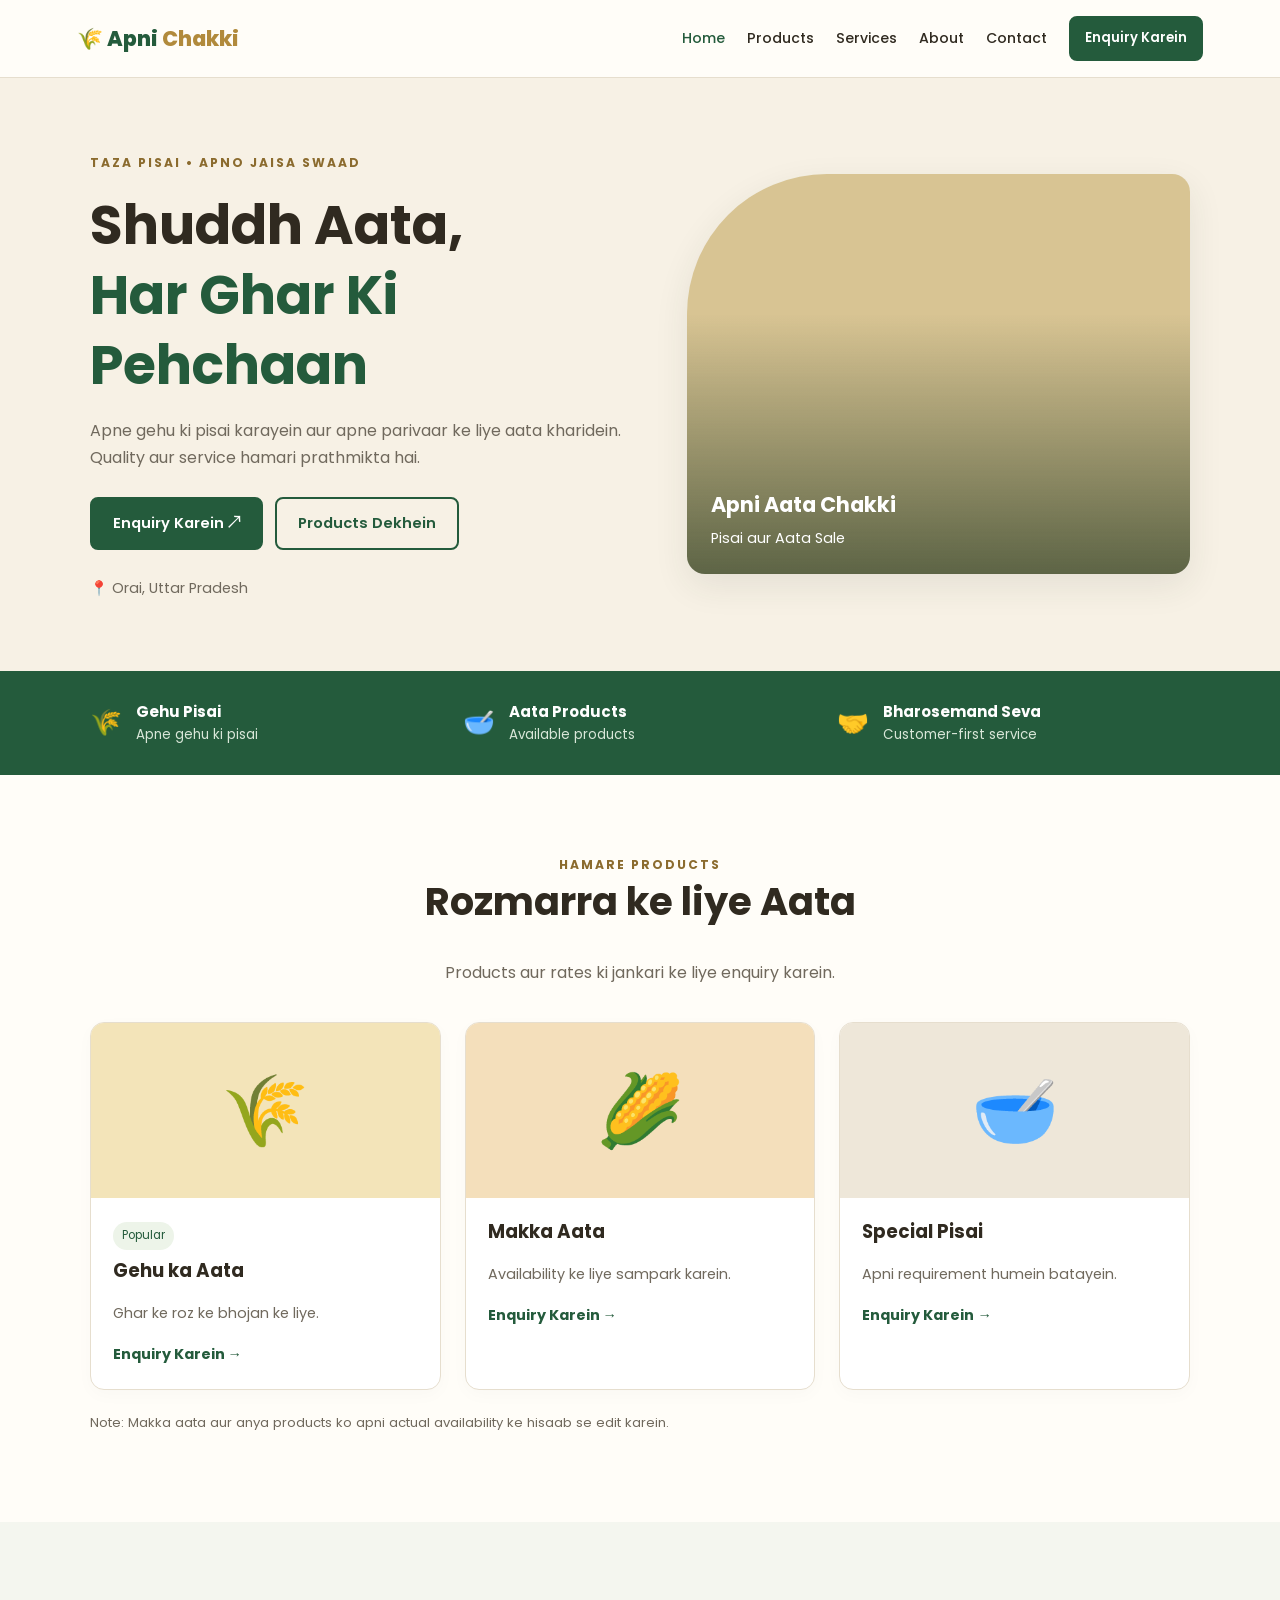
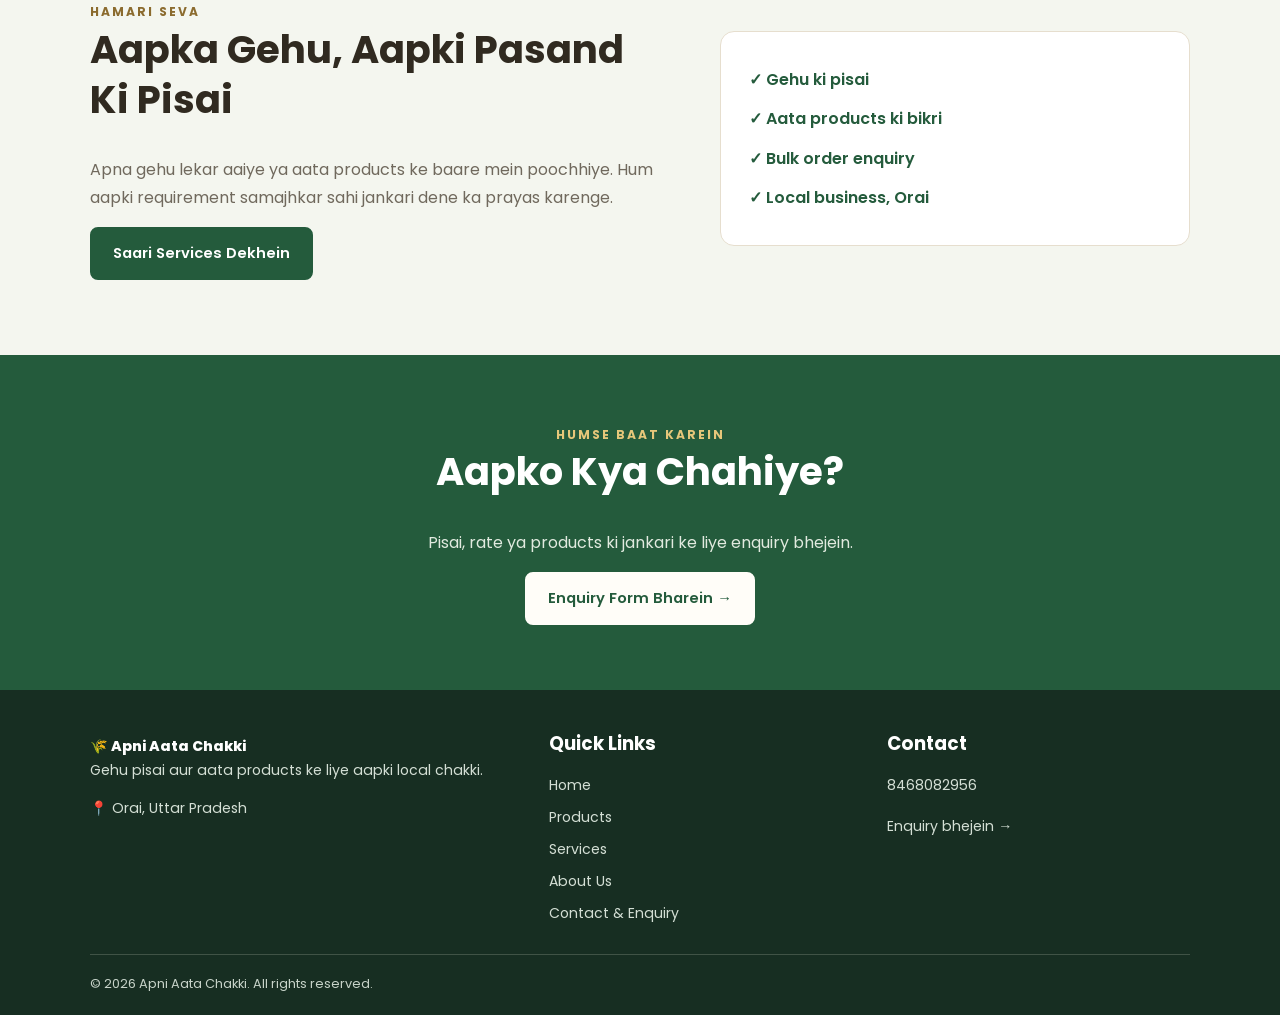
<file: index.html>
<!DOCTYPE html>
<html lang="hi">
<head>
  <meta charset="UTF-8">
  <meta name="viewport" content="width=device-width, initial-scale=1.0">
  <meta name="description" content="Orai, Uttar Pradesh mein aata pisai aur aata products ke liye sampark karein.">
  <title>Apni Aata Chakki | Orai, UP</title>
  <link rel="stylesheet" href="css/style.css">
  <script src="js/script.js" defer></script>
</head>
<body>
  <header class="navbar">
    <a class="brand" href="index.html">🌾 Apni <span>Chakki</span></a>
    <button class="menu-toggle" aria-label="Menu kholen"
      aria-expanded="false">☰</button>
    <nav class="nav-links">
      <a class="active" href="index.html">Home</a>
      <a href="products.html">Products</a>
      <a href="services.html">Services</a>
      <a href="about.html">About</a>
      <a href="contact.html">Contact</a>
      <a class="btn btn-small" href="contact.html">Enquiry Karein</a>
    </nav>
  </header>

  <main>
    <section class="hero">
      <div class="hero-content">
        <span class="eyebrow">TAZA PISAI • APNO JAISA SWAAD</span>
        <h1>Shuddh Aata,<br><span>Har Ghar Ki Pehchaan</span></h1>
        <p>Apne gehu ki pisai karayein aur apne parivaar ke liye aata kharidein. Quality aur service hamari prathmikta hai.</p>
        <div class="hero-actions">
          <a class="btn" href="contact.html">Enquiry Karein ↗</a>
          <a class="btn btn-outline" href="products.html">Products Dekhein</a>
        </div>
        <div class="hero-note">📍 Orai, Uttar Pradesh</div>
      </div>
      <div class="hero-image" role="img"
        aria-label="Gehu aur taaza aate ki tasveer">
        <div class="image-label">
          <strong>Apni Aata Chakki</strong>
          <span>Pisai aur Aata Sale</span>
        </div>
      </div>
    </section>

    <section class="trust-strip">
      <div><span>🌾</span><strong>Gehu Pisai</strong><small>Apne gehu ki pisai</small></div>
      <div><span>🥣</span><strong>Aata Products</strong><small>Available products</small></div>
      <div><span>🤝</span><strong>Bharosemand Seva</strong><small>Customer-first service</small></div>
    </section>

    <section class="section">
      <div class="section-heading">
        <span class="eyebrow">HAMARE PRODUCTS</span>
        <h2>Rozmarra ke liye Aata</h2>
        <p>Products aur rates ki jankari ke liye enquiry karein.</p>
      </div>
      <div class="card-grid">
        <article class="product-card">
          <div class="product-art wheat-art">🌾</div>
          <div class="card-body">
            <span class="tag">Popular</span>
            <h3>Gehu ka Aata</h3>
            <p>Ghar ke roz ke bhojan ke liye.</p>
            <a class="text-link" href="contact.html?product=Gehu%20ka%20Aata">Enquiry Karein →</a>
          </div>
        </article>
        <article class="product-card">
          <div class="product-art grain-art">🌽</div>
          <div class="card-body">
            <h3>Makka Aata</h3>
            <p>Availability ke liye sampark karein.</p>
            <a class="text-link" href="contact.html?product=Makka%20Aata">Enquiry Karein →</a>
          </div>
        </article>
        <article class="product-card">
          <div class="product-art flour-art">🥣</div>
          <div class="card-body">
            <h3>Special Pisai</h3>
            <p>Apni requirement humein batayein.</p>
            <a class="text-link" href="contact.html?product=Special%20Pisai">Enquiry Karein →</a>
          </div>
        </article>
      </div>
      <p class="notice">Note: Makka aata aur anya products ko apni actual availability ke hisaab se edit karein.</p>
    </section>

    <section class="section about-preview">
      <div>
        <span class="eyebrow">HAMARI SEVA</span>
        <h2>Aapka Gehu, Aapki Pasand Ki Pisai</h2>
        <p>Apna gehu lekar aaiye ya aata products ke baare mein poochhiye. Hum aapki requirement samajhkar sahi jankari dene ka prayas karenge.</p>
        <a class="btn" href="services.html">Saari Services Dekhein</a>
      </div>
      <div class="feature-list">
        <p>✓ Gehu ki pisai</p>
        <p>✓ Aata products ki bikri</p>
        <p>✓ Bulk order enquiry</p>
        <p>✓ Local business, Orai</p>
      </div>
    </section>

    <section class="cta-section">
      <span class="eyebrow">HUMSE BAAT KAREIN</span>
      <h2>Aapko Kya Chahiye?</h2>
      <p>Pisai, rate ya products ki jankari ke liye enquiry bhejein.</p>
      <a class="btn btn-light" href="contact.html">Enquiry Form Bharein →</a>
    </section>
  </main>

  <footer id="site-footer"></footer>
</body>
</html>
</file>
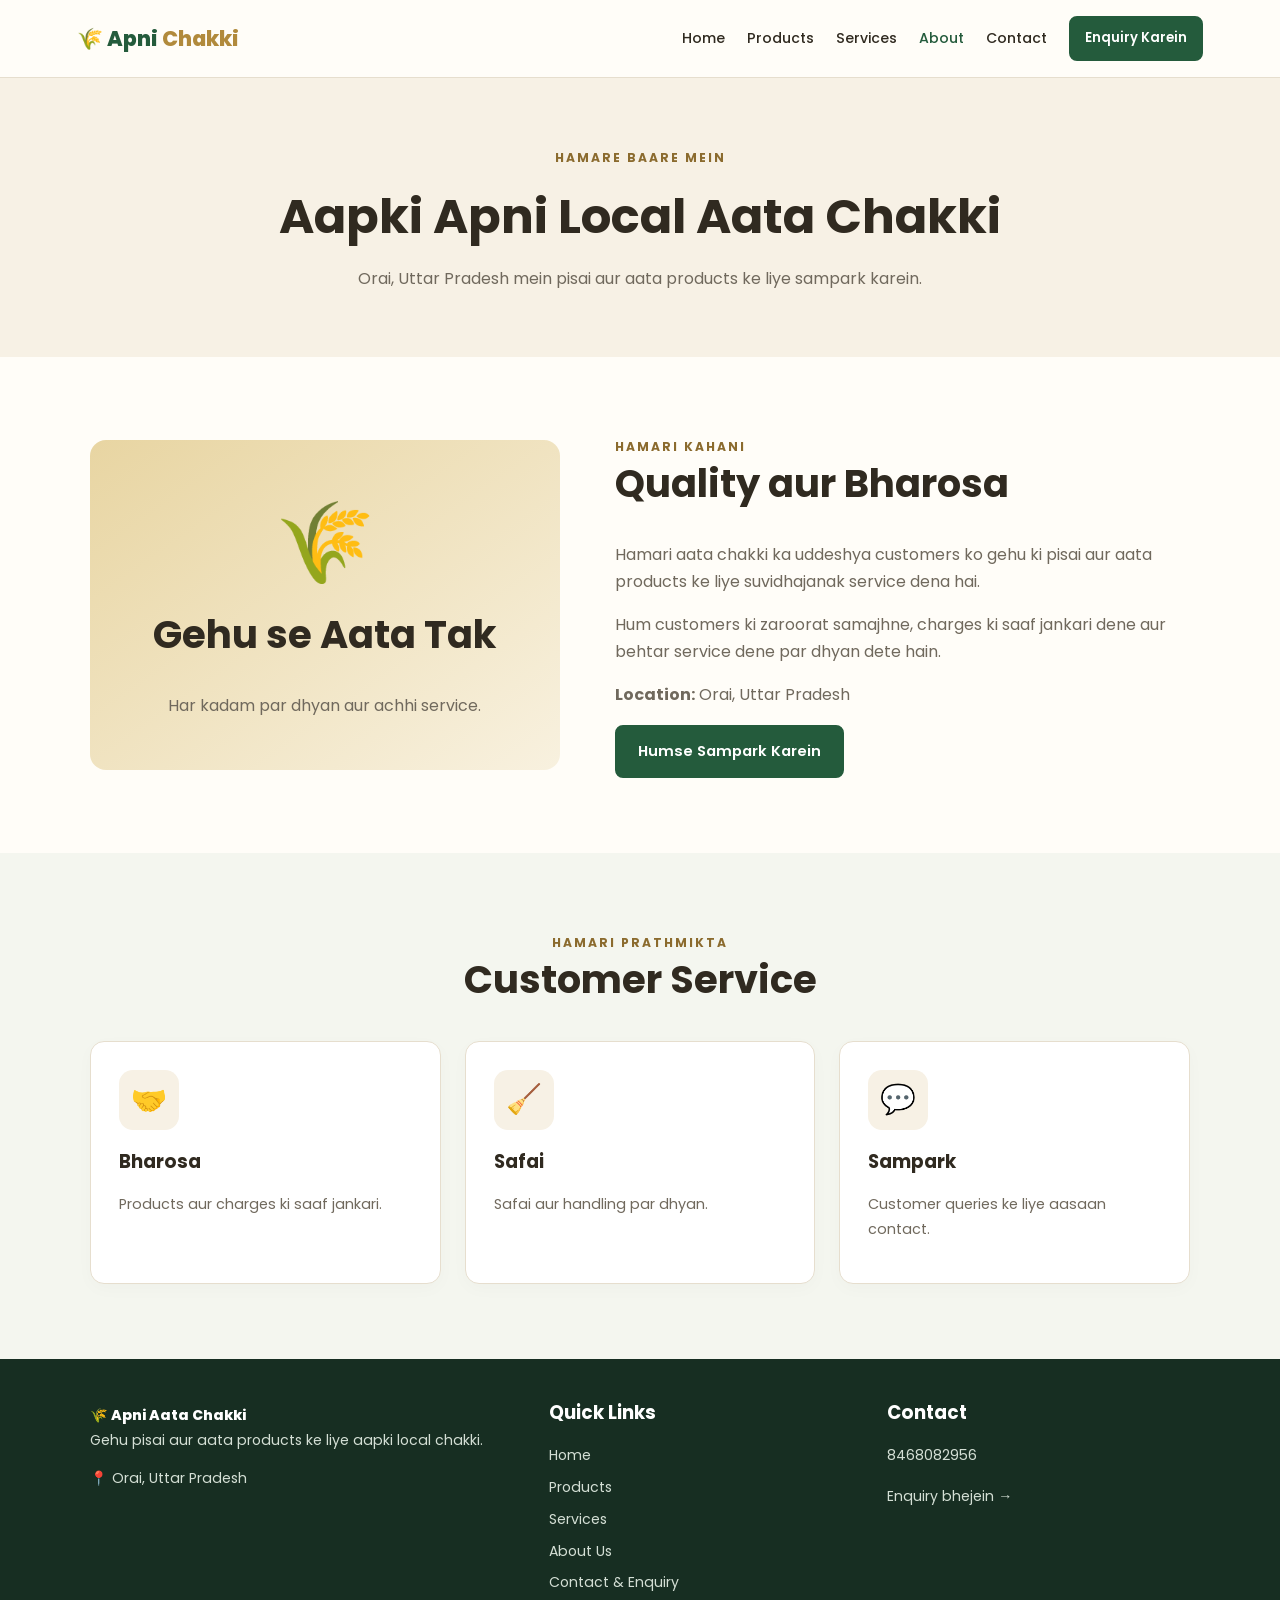
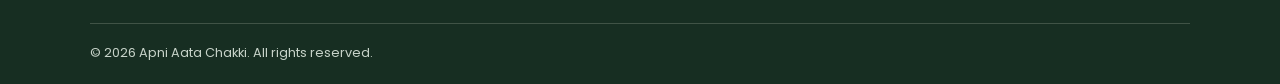
<file: about.html>
<!DOCTYPE html>
<html lang="hi">
<head>
  <meta charset="UTF-8">
  <meta name="viewport" content="width=device-width, initial-scale=1.0">
  <title>About Us | Apni Aata Chakki</title>
  <link rel="stylesheet" href="css/style.css">
  <script src="js/script.js" defer></script>
</head>
<body>
  <header class="navbar">
    <a class="brand" href="index.html">🌾 Apni <span>Chakki</span></a>
    <button class="menu-toggle" aria-label="Menu kholen" aria-expanded="false">☰</button>
    <nav class="nav-links">
      <a href="index.html">Home</a><a href="products.html">Products</a>
      <a href="services.html">Services</a><a class="active" href="about.html">About</a>
      <a href="contact.html">Contact</a><a class="btn btn-small" href="contact.html">Enquiry Karein</a>
    </nav>
  </header>

  <main>
    <section class="page-hero">
      <span class="eyebrow">HAMARE BAARE MEIN</span>
      <h1>Aapki Apni Local Aata Chakki</h1>
      <p>Orai, Uttar Pradesh mein pisai aur aata products ke liye sampark karein.</p>
    </section>

    <section class="section about-layout">
      <div class="about-visual">
        <span>🌾</span>
        <h2>Gehu se Aata Tak</h2>
        <p>Har kadam par dhyan aur achhi service.</p>
      </div>
      <div>
        <span class="eyebrow">HAMARI KAHANI</span>
        <h2>Quality aur Bharosa</h2>
        <p>Hamari aata chakki ka uddeshya customers ko gehu ki pisai aur aata products ke liye suvidhajanak service dena hai.</p>
        <p>Hum customers ki zaroorat samajhne, charges ki saaf jankari dene aur behtar service dene par dhyan dete hain.</p>
        <p><strong>Location:</strong> Orai, Uttar Pradesh</p>
        <a class="btn" href="contact.html">Humse Sampark Karein</a>
      </div>
    </section>

    <section class="section values-section">
      <div class="section-heading">
        <span class="eyebrow">HAMARI PRATHMIKTA</span>
        <h2>Customer Service</h2>
      </div>
      <div class="card-grid">
        <article class="service-card">
          <div class="service-icon">🤝</div>
          <h3>Bharosa</h3>
          <p>Products aur charges ki saaf jankari.</p>
        </article>
        <article class="service-card">
          <div class="service-icon">🧹</div>
          <h3>Safai</h3>
          <p>Safai aur handling par dhyan.</p>
        </article>
        <article class="service-card">
          <div class="service-icon">💬</div>
          <h3>Sampark</h3>
          <p>Customer queries ke liye aasaan contact.</p>
        </article>
      </div>
    </section>
  </main>

  <footer id="site-footer"></footer>
</body>
</html>
</file>
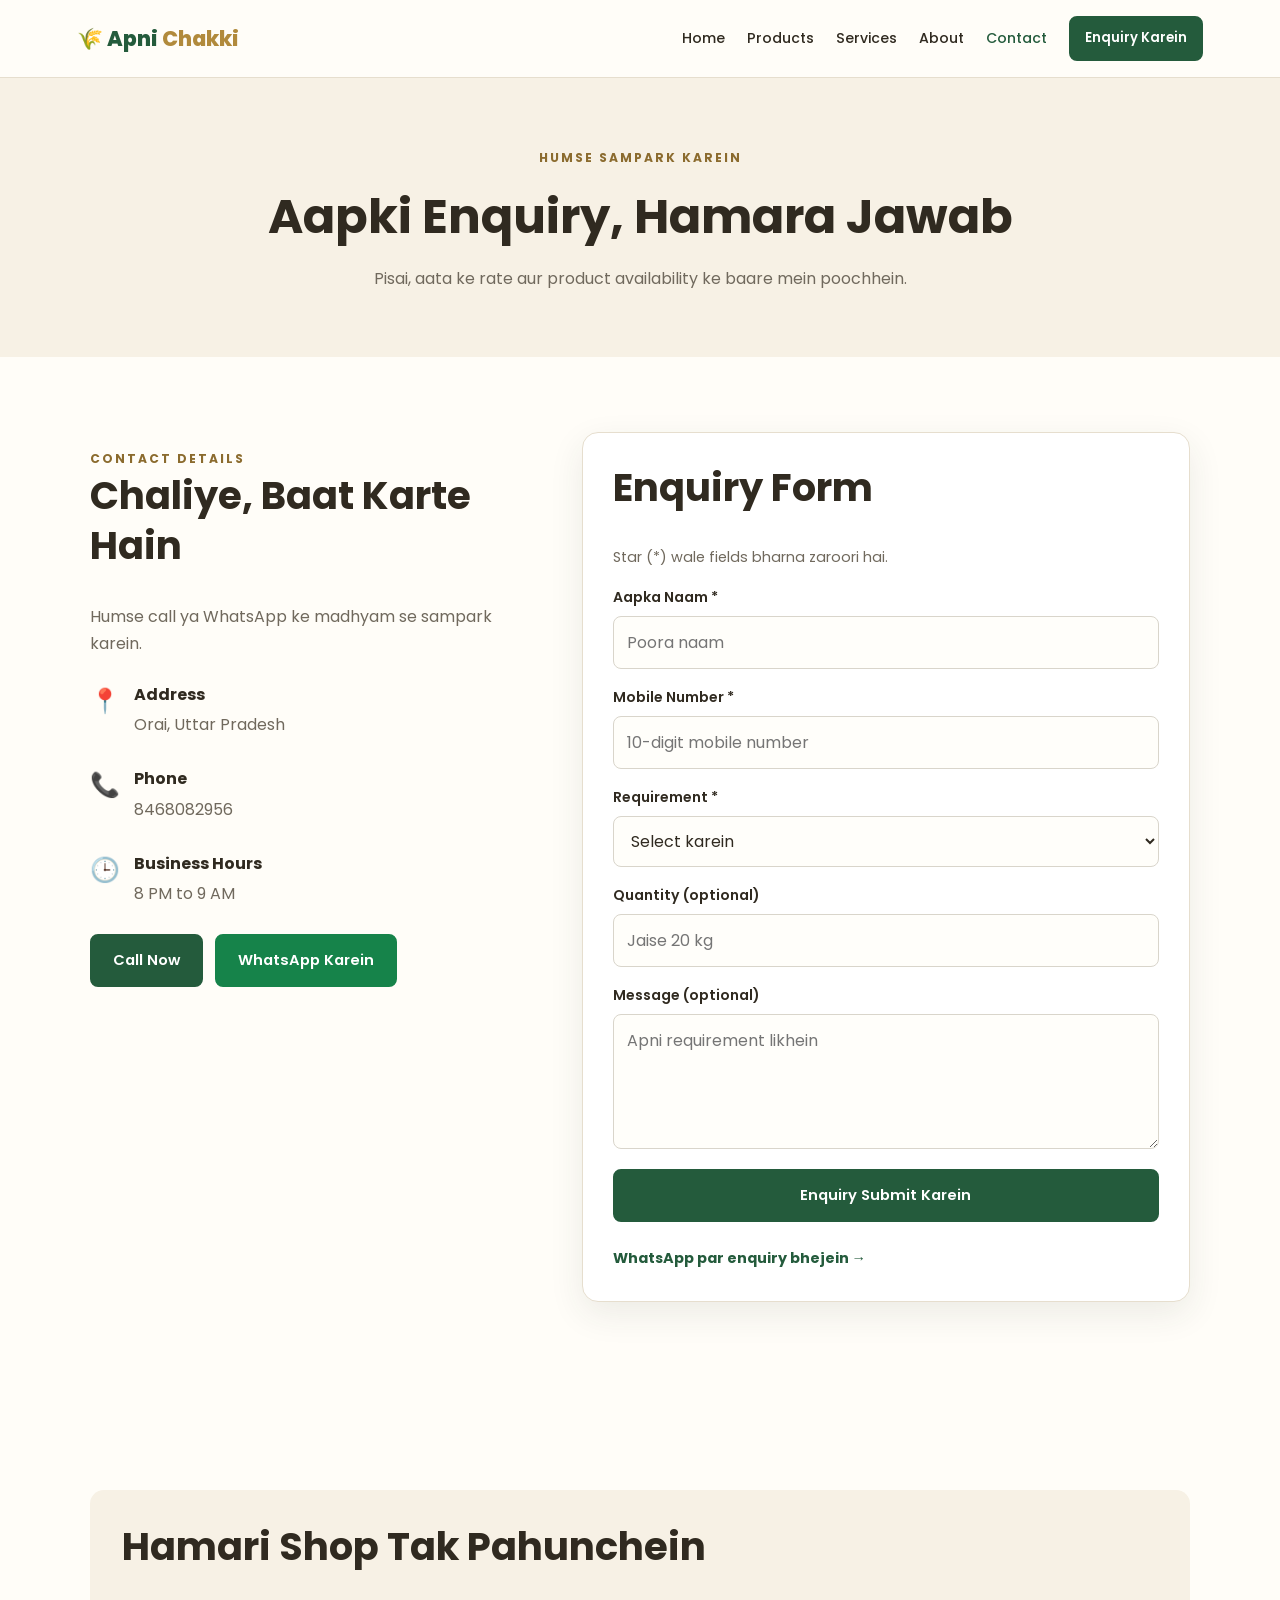
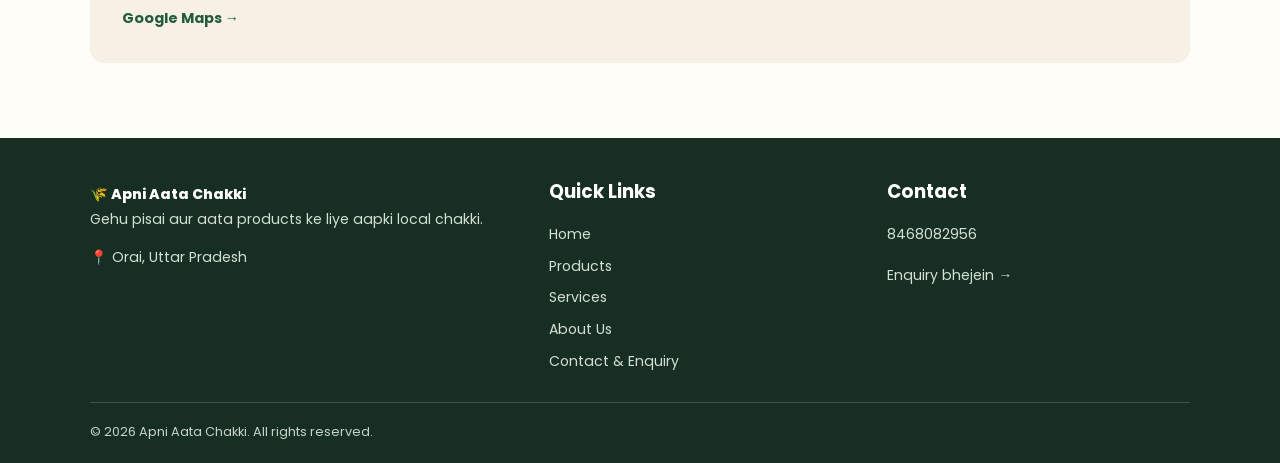
<file: contact.html>
<!DOCTYPE html>
<html lang="hi">
<head>
  <meta charset="UTF-8">
  <meta name="viewport" content="width=device-width, initial-scale=1.0">
  <meta name="description" content="Orai ki aata chakki se sampark karein aur enquiry bhejein.">
  <title>Contact & Enquiry | Apni Aata Chakki</title>
  <link rel="stylesheet" href="css/style.css">
  <script src="js/script.js" defer></script>
</head>
<body>
  <header class="navbar">
    <a class="brand" href="index.html">🌾 Apni <span>Chakki</span></a>
    <button class="menu-toggle" aria-label="Menu kholen" aria-expanded="false">☰</button>
    <nav class="nav-links">
      <a href="index.html">Home</a><a href="products.html">Products</a>
      <a href="services.html">Services</a><a href="about.html">About</a>
      <a class="active" href="contact.html">Contact</a>
      <a class="btn btn-small" href="#enquiry-form">Enquiry Karein</a>
    </nav>
  </header>

  <main>
    <section class="page-hero">
      <span class="eyebrow">HUMSE SAMPARK KAREIN</span>
      <h1>Aapki Enquiry, Hamara Jawab</h1>
      <p>Pisai, aata ke rate aur product availability ke baare mein poochhein.</p>
    </section>

    <section class="section contact-layout">
      <div class="contact-info">
        <span class="eyebrow">CONTACT DETAILS</span>
        <h2>Chaliye, Baat Karte Hain</h2>
        <p>Humse call ya WhatsApp ke madhyam se sampark karein.</p>

        <div class="contact-item">
          <span>📍</span>
          <div><strong>Address</strong><p>Orai, Uttar Pradesh</p></div>
        </div>
        <div class="contact-item">
          <span>📞</span>
          <div><strong>Phone</strong><p id="contact-phone">8468082956</p></div>
        </div>
        <div class="contact-item">
          <span>🕒</span>
          <div><strong>Business Hours</strong><p>8 PM to 9 AM</p></div>
        </div>

        <a class="btn" data-call href="#">Call Now</a>
        <a class="btn btn-whatsapp" data-whatsapp href="#">WhatsApp Karein</a>

      </div>

      <div class="form-panel" id="enquiry-form">
        <h2>Enquiry Form</h2>
        <p>Star (*) wale fields bharna zaroori hai.</p>

        <form id="enquiryForm"
          action="https://formspree.io/f/YOUR_FORM_ID"
          method="POST">
          <label for="name">Aapka Naam *</label>
          <input id="name" name="name" type="text"
            placeholder="Poora naam" autocomplete="name" required>

          <label for="phone">Mobile Number *</label>
          <input id="phone" name="phone" type="tel"
            placeholder="10-digit mobile number"
            inputmode="numeric" pattern="[6-9][0-9]{9}"
            minlength="10" maxlength="10"
            autocomplete="tel" required>

          <label for="requirement">Requirement *</label>
          <select id="requirement" name="requirement" required>
            <option value="">Select karein</option>
            <option>Gehu Pisai</option>
            <option>Aata Purchase</option>
            <option>Makka Aata</option>
            <option>Bulk Order</option>
            <option>Other Enquiry</option>
          </select>

          <label for="quantity">Quantity (optional)</label>
          <input id="quantity" name="quantity" type="text"
            placeholder="Jaise 20 kg">

          <label for="message">Message (optional)</label>
          <textarea id="message" name="message" rows="4"
            placeholder="Apni requirement likhein"></textarea>

          <input type="hidden" name="_subject"
            value="New Aata Chakki Website Enquiry">

          <button class="btn btn-full" type="submit">
            Enquiry Submit Karein
          </button>

          <p id="form-status" class="form-status" aria-live="polite"></p>
          <button class="text-link whatsapp-form" type="button">
            WhatsApp par enquiry bhejein →
          </button>
        </form>
      </div>
    </section>

    <section class="section">
      <div class="info-panel">
        <h2>Hamari Shop Tak Pahunchein</h2>
        <a class="text-link" data-maps href="#">Google Maps →</a>
      </div>
    </section>
  </main>

  <footer id="site-footer"></footer>
</body>
</html>
</file>
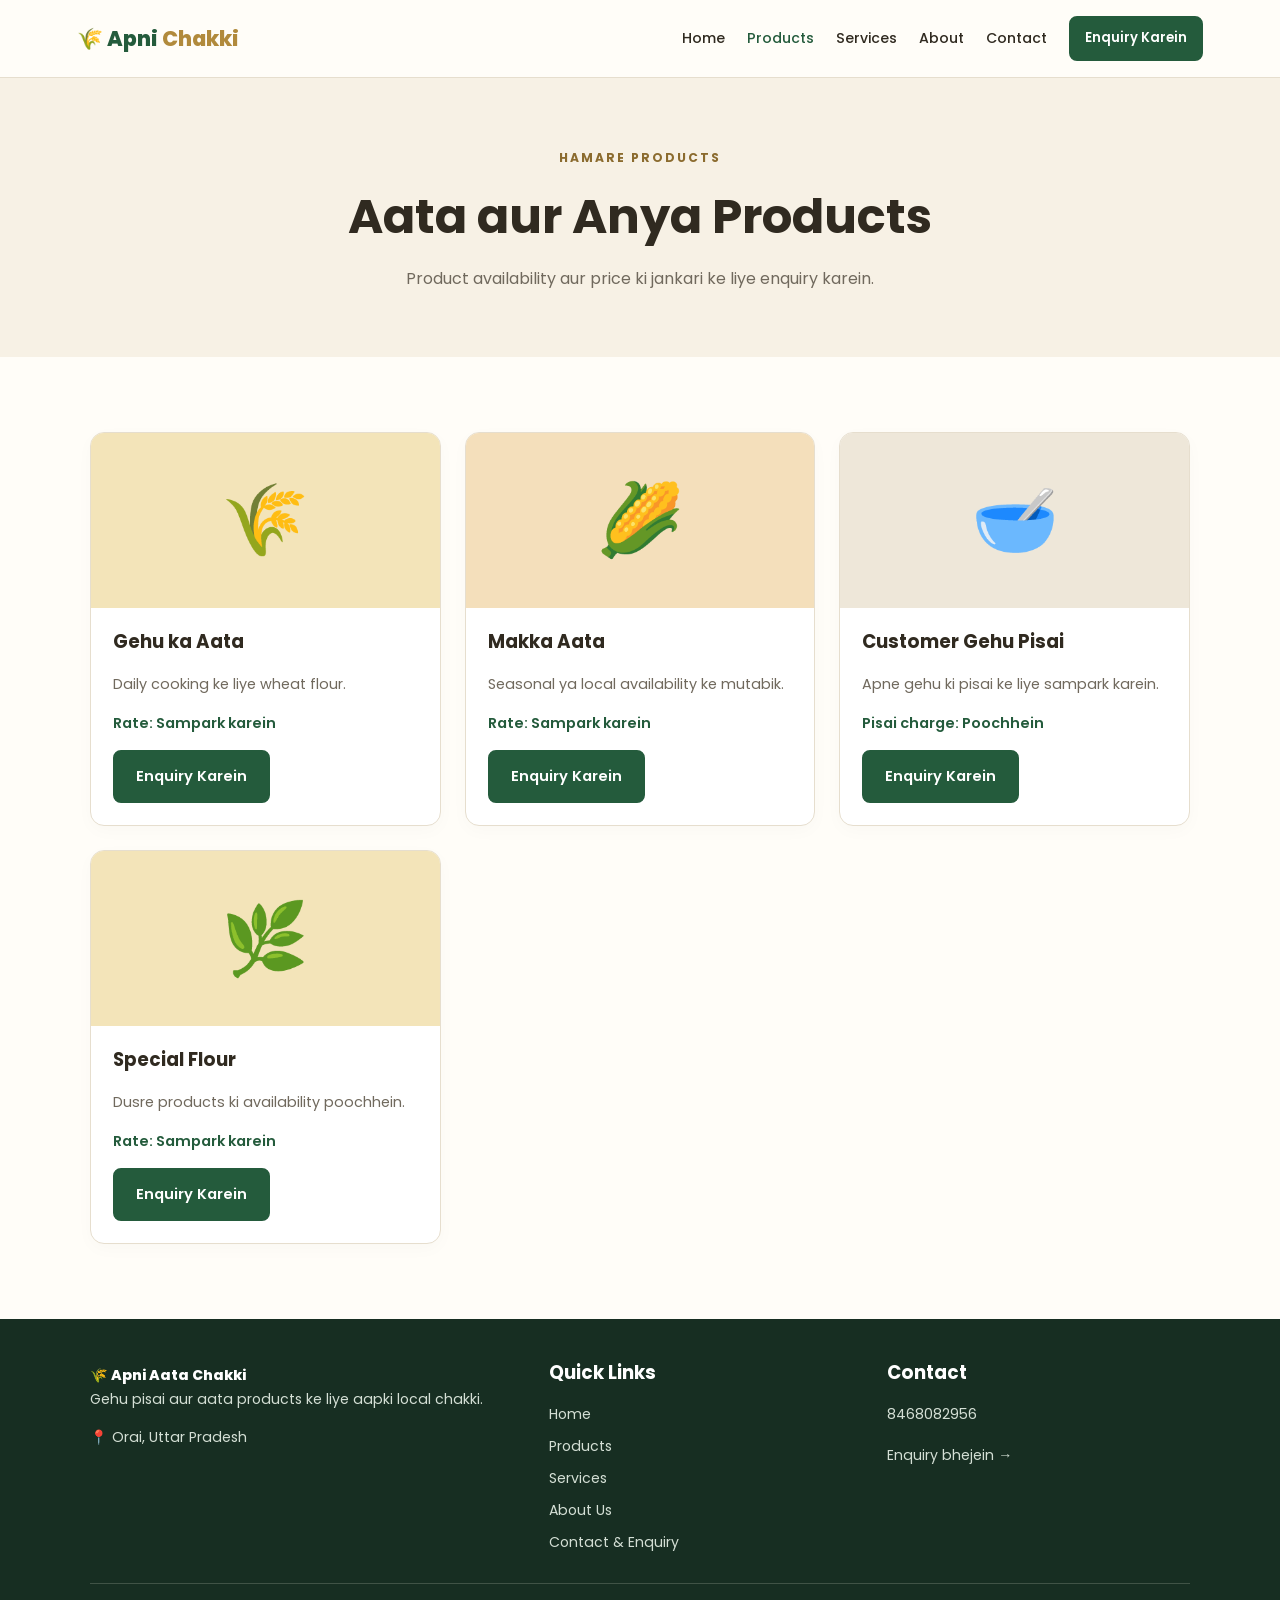
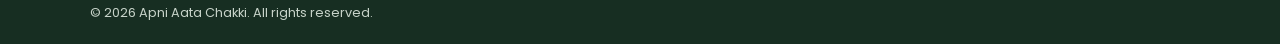
<file: products.html>
<!DOCTYPE html>
<html lang="hi">
<head>
  <meta charset="UTF-8">
  <meta name="viewport" content="width=device-width, initial-scale=1.0">
  <title>Products | Apni Aata Chakki</title>
  <link rel="stylesheet" href="css/style.css">
  <script src="js/script.js" defer></script>
</head>
<body>
  <header class="navbar">
    <a class="brand" href="index.html">🌾 Apni <span>Chakki</span></a>
    <button class="menu-toggle" aria-label="Menu kholen" aria-expanded="false">☰</button>
    <nav class="nav-links">
      <a href="index.html">Home</a><a class="active" href="products.html">Products</a>
      <a href="services.html">Services</a><a href="about.html">About</a>
      <a href="contact.html">Contact</a><a class="btn btn-small" href="contact.html">Enquiry Karein</a>
    </nav>
  </header>

  <main>
    <section class="page-hero">
      <span class="eyebrow">HAMARE PRODUCTS</span>
      <h1>Aata aur Anya Products</h1>
      <p>Product availability aur price ki jankari ke liye enquiry karein.</p>
    </section>

    <section class="section">
      <div class="card-grid">
        <article class="product-card">
          <div class="product-art wheat-art">🌾</div>
          <div class="card-body">
            <h3>Gehu ka Aata</h3>
            <p>Daily cooking ke liye wheat flour.</p>
            <p class="price">Rate: Sampark karein</p>
            <a class="btn" href="contact.html?product=Gehu%20ka%20Aata">Enquiry Karein</a>
          </div>
        </article>
        <article class="product-card">
          <div class="product-art grain-art">🌽</div>
          <div class="card-body">
            <h3>Makka Aata</h3>
            <p>Seasonal ya local availability ke mutabik.</p>
            <p class="price">Rate: Sampark karein</p>
            <a class="btn" href="contact.html?product=Makka%20Aata">Enquiry Karein</a>
          </div>
        </article>
        <article class="product-card">
          <div class="product-art flour-art">🥣</div>
          <div class="card-body">
            <h3>Customer Gehu Pisai</h3>
            <p>Apne gehu ki pisai ke liye sampark karein.</p>
            <p class="price">Pisai charge: Poochhein</p>
            <a class="btn" href="contact.html?product=Customer%20Gehu%20Pisai">Enquiry Karein</a>
          </div>
        </article>
        <article class="product-card">
          <div class="product-art wheat-art">🌿</div>
          <div class="card-body">
            <h3>Special Flour</h3>
            <p>Dusre products ki availability poochhein.</p>
            <p class="price">Rate: Sampark karein</p>
            <a class="btn" href="contact.html?product=Special%20Flour">Enquiry Karein</a>
          </div>
        </article>
      </div>
    </section>
  </main>

  <footer id="site-footer"></footer>
</body>
</html>
</file>
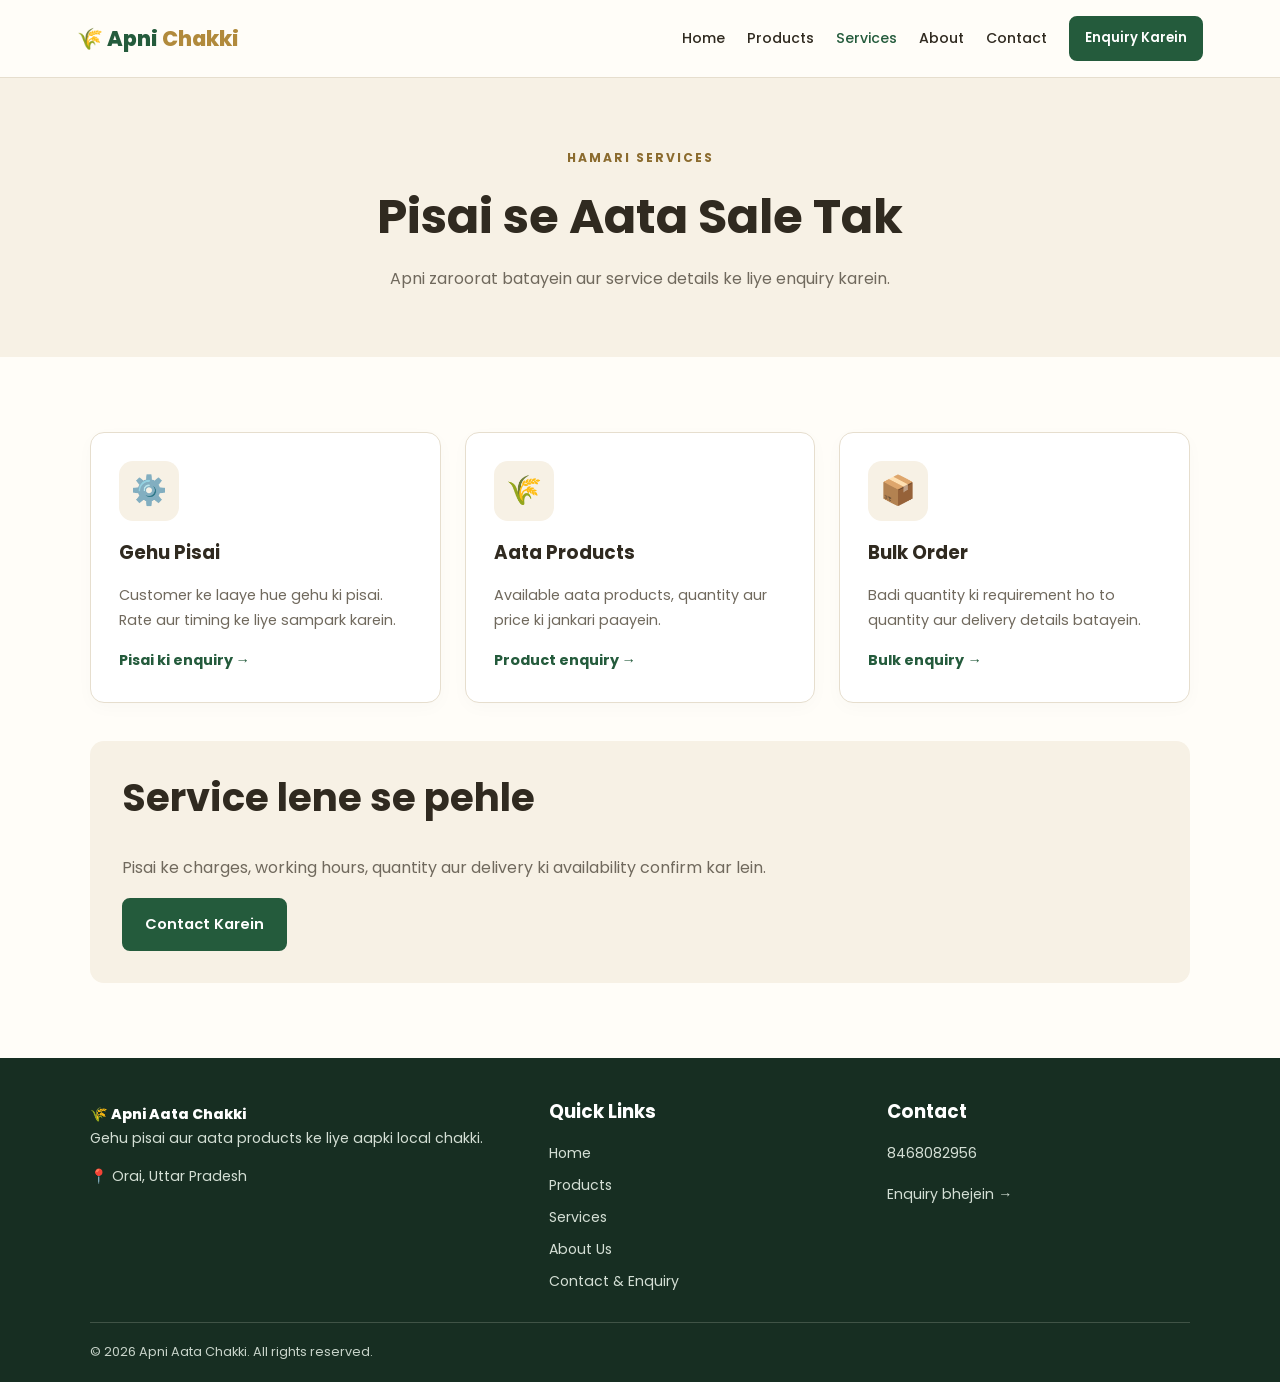
<file: services.html>
<!DOCTYPE html>
<html lang="hi">
<head>
  <meta charset="UTF-8">
  <meta name="viewport" content="width=device-width, initial-scale=1.0">
  <title>Services | Apni Aata Chakki</title>
  <link rel="stylesheet" href="css/style.css">
  <script src="js/script.js" defer></script>
</head>
<body>
  <header class="navbar">
    <a class="brand" href="index.html">🌾 Apni <span>Chakki</span></a>
    <button class="menu-toggle" aria-label="Menu kholen" aria-expanded="false">☰</button>
    <nav class="nav-links">
      <a href="index.html">Home</a><a href="products.html">Products</a>
      <a class="active" href="services.html">Services</a><a href="about.html">About</a>
      <a href="contact.html">Contact</a><a class="btn btn-small" href="contact.html">Enquiry Karein</a>
    </nav>
  </header>

  <main>
    <section class="page-hero">
      <span class="eyebrow">HAMARI SERVICES</span>
      <h1>Pisai se Aata Sale Tak</h1>
      <p>Apni zaroorat batayein aur service details ke liye enquiry karein.</p>
    </section>

    <section class="section">
      <div class="card-grid">
        <article class="service-card">
          <div class="service-icon">⚙️</div>
          <h3>Gehu Pisai</h3>
          <p>Customer ke laaye hue gehu ki pisai. Rate aur timing ke liye sampark karein.</p>
          <a class="text-link" href="contact.html?product=Gehu%20Pisai">Pisai ki enquiry →</a>
        </article>
        <article class="service-card">
          <div class="service-icon">🌾</div>
          <h3>Aata Products</h3>
          <p>Available aata products, quantity aur price ki jankari paayein.</p>
          <a class="text-link" href="contact.html?product=Aata%20Purchase">Product enquiry →</a>
        </article>
        <article class="service-card">
          <div class="service-icon">📦</div>
          <h3>Bulk Order</h3>
          <p>Badi quantity ki requirement ho to quantity aur delivery details batayein.</p>
          <a class="text-link" href="contact.html?product=Bulk%20Order">Bulk enquiry →</a>
        </article>
      </div>

      <div class="info-panel">
        <h2>Service lene se pehle</h2>
        <p>Pisai ke charges, working hours, quantity aur delivery ki availability confirm kar lein.</p>
        <a class="btn" href="contact.html">Contact Karein</a>
      </div>
    </section>
  </main>

  <footer id="site-footer"></footer>
</body>
</html>
</file>
<file: css/style.css>
@import url('https://fonts.googleapis.com/css2?family=Noto+Sans+Devanagari:wght@400;500;600;700;800&family=Poppins:wght@400;500;600;700;800&display=swap');

:root {
  --cream: #f7f1e5;
  --green: #245b3c;
  --dark: #193e2b;
  --gold: #e6c77a;
  --text: #302a20;
  --muted: #70695d;
  --white: #fffdf8;
  --border: #e6dece;
  --shadow: 0 12px 35px rgba(39, 58, 39, .09);
}

* { box-sizing: border-box; }

html { scroll-behavior: smooth; }

body {
  margin: 0;
  background: var(--white);
  color: var(--text);
  font-family: "Poppins", "Noto Sans Devanagari", sans-serif;
  line-height: 1.7;
}

a { color: inherit; text-decoration: none; }

button, input, textarea, select { font: inherit; }

button, a { -webkit-tap-highlight-color: transparent; }

img { max-width: 100%; display: block; }

.navbar {
  min-height: 78px;
  padding: 15px 6%;
  display: flex;
  align-items: center;
  justify-content: space-between;
  gap: 22px;
  background: var(--white);
  border-bottom: 1px solid var(--border);
  position: sticky;
  top: 0;
  z-index: 100;
}

.brand {
  font-size: 1.3rem;
  font-weight: 800;
  color: var(--green);
  white-space: nowrap;
}

.brand span { color: #b18a3c; }

.nav-links {
  display: flex;
  align-items: center;
  gap: 22px;
}

.nav-links > a:not(.btn) {
  font-size: .88rem;
  font-weight: 500;
}

.nav-links > a:not(.btn):hover,
.nav-links > a.active { color: var(--green); }

.menu-toggle {
  display: none;
  border: 1px solid var(--border);
  background: var(--cream);
  color: var(--green);
  border-radius: 8px;
  padding: 6px 12px;
  cursor: pointer;
  font-size: 1.35rem;
}

.btn {
  display: inline-flex;
  justify-content: center;
  align-items: center;
  gap: 8px;
  background: var(--green);
  color: white;
  border: 2px solid var(--green);
  border-radius: 8px;
  padding: 12px 21px;
  font-weight: 600;
  font-size: .92rem;
  cursor: pointer;
  transition: .2s ease;
}

.btn:hover {
  background: var(--dark);
  border-color: var(--dark);
  transform: translateY(-1px);
}

.btn-small { padding: 9px 14px; font-size: .82rem; }

.btn-outline {
  color: var(--green);
  background: transparent;
}

.btn-outline:hover { color: white; }

.btn-light {
  color: var(--green);
  background: var(--white);
  border-color: var(--white);
}

.btn-light:hover {
  color: var(--white);
  background: var(--dark);
}

.btn-whatsapp {
  background: #16834a;
  border-color: #16834a;
  margin-left: 8px;
}

.btn-full { width: 100%; margin-top: 12px; }

.hero {
  display: grid;
  grid-template-columns: 1.05fr .95fr;
  gap: 40px;
  align-items: center;
  padding: 70px 7%;
  background: var(--cream);
}

.hero-content { max-width: 610px; }

.eyebrow {
  color: #8b6b2e;
  font-size: .76rem;
  letter-spacing: 2px;
  font-weight: 700;
}

h1, h2, h3, p { margin-top: 0; }

h1, h2, h3 { line-height: 1.3; }

h1 { font-size: clamp(2.2rem, 4.2vw, 3.7rem); margin: 16px 0; }

h1 span { color: var(--green); }

h2 { font-size: clamp(1.7rem, 3vw, 2.5rem); }

h3 { font-size: 1.15rem; }

.hero-content > p,
.section-heading > p,
.page-hero > p,
.contact-info > p {
  color: var(--muted);
}

.hero-actions {
  display: flex;
  gap: 12px;
  flex-wrap: wrap;
  margin: 26px 0;
}

.hero-note { font-size: .9rem; color: var(--muted); }

.hero-image {
  min-height: 400px;
  border-radius: 140px 18px 18px 18px;
  position: relative;
  overflow: hidden;
  background:
    linear-gradient(0deg, rgba(27, 49, 28, .65), transparent 65%),
    url("https://images.unsplash.com/photo-1500382017468-9049fed747ef?auto=format&fit=crop&w=1100&q=85")
    center / cover no-repeat,
    #d8c493;
  box-shadow: var(--shadow);
}

.image-label {
  position: absolute;
  left: 24px;
  right: 24px;
  bottom: 24px;
  display: flex;
  flex-direction: column;
  color: white;
  gap: 4px;
}

.image-label strong { font-size: 1.3rem; }
.image-label span { font-size: .9rem; }

.trust-strip {
  display: grid;
  grid-template-columns: repeat(3, 1fr);
  gap: 20px;
  padding: 28px 7%;
  background: var(--green);
  color: white;
}

.trust-strip > div {
  display: grid;
  grid-template-columns: 36px 1fr;
  align-items: center;
  column-gap: 10px;
}

.trust-strip > div > span {
  grid-row: span 2;
  font-size: 1.6rem;
}

.trust-strip strong { font-size: .94rem; }
.trust-strip small { color: #d9e7d9; }

.section { padding: 75px 7%; }

.section-heading {
  text-align: center;
  max-width: 650px;
  margin: 0 auto 36px;
}

.section-heading p { margin-bottom: 0; }

.card-grid {
  display: grid;
  grid-template-columns: repeat(3, minmax(0, 1fr));
  gap: 24px;
}

.product-card,
.service-card {
  background: white;
  border: 1px solid var(--border);
  border-radius: 14px;
  overflow: hidden;
  box-shadow: 0 5px 18px rgba(0, 0, 0, .025);
  transition: .2s ease;
}

.product-card:hover,
.service-card:hover {
  transform: translateY(-4px);
  box-shadow: var(--shadow);
}

.product-art {
  min-height: 175px;
  display: grid;
  place-items: center;
  font-size: 4.4rem;
}

.wheat-art { background: #f3e4b9; }
.grain-art { background: #f4dfbb; }
.flour-art { background: #eee7d9; }

.card-body { padding: 22px; }

.card-body p,
.service-card p { color: var(--muted); font-size: .9rem; }

.tag {
  display: inline-block;
  background: #edf4e9;
  color: var(--green);
  padding: 4px 9px;
  border-radius: 30px;
  font-size: .72rem;
  margin-bottom: 9px;
}

.text-link {
  display: inline-block;
  color: var(--green);
  font-weight: 700;
  font-size: .9rem;
  cursor: pointer;
}

.text-link:hover { text-decoration: underline; }

.price { font-weight: 600; color: var(--green) !important; }

.notice { color: var(--muted); font-size: .82rem; margin-top: 22px; }

.about-preview {
  background: #f4f6ef;
  display: grid;
  grid-template-columns: 1.1fr .9fr;
  gap: 55px;
  align-items: center;
}

.about-preview p { color: var(--muted); }

.feature-list {
  background: white;
  padding: 22px 28px;
  border-radius: 14px;
  border: 1px solid var(--border);
}

.feature-list p { margin: 12px 0; color: var(--green); font-weight: 600; }

.cta-section {
  text-align: center;
  padding: 65px 7%;
  background: var(--green);
  color: white;
}

.cta-section .eyebrow { color: var(--gold); }
.cta-section p { color: #e1eadf; }

.page-hero {
  text-align: center;
  padding: 65px 7%;
  background: var(--cream);
}

.page-hero h1 { font-size: clamp(2rem, 4vw, 3rem); }

.page-hero p {
  max-width: 680px;
  margin: auto;
}

.service-card { padding: 28px; }

.service-icon {
  width: 60px;
  height: 60px;
  border-radius: 14px;
  display: grid;
  place-items: center;
  background: var(--cream);
  font-size: 1.8rem;
  margin-bottom: 20px;
}

.info-panel {
  background: var(--cream);
  padding: 32px;
  border-radius: 14px;
  margin-top: 38px;
}

.info-panel p { color: var(--muted); }

.about-layout {
  display: grid;
  grid-template-columns: .9fr 1.1fr;
  gap: 55px;
  align-items: center;
}

.about-layout p { color: var(--muted); }

.about-visual {
  min-height: 330px;
  border-radius: 16px;
  background: linear-gradient(145deg, #e8d5a2, #f8f1df);
  display: flex;
  flex-direction: column;
  justify-content: center;
  align-items: center;
  text-align: center;
  padding: 25px;
}

.about-visual > span { font-size: 5rem; }
.about-visual p { color: var(--muted); }

.values-section { background: #f4f6ef; }

.contact-layout {
  display: grid;
  grid-template-columns: .85fr 1.15fr;
  gap: 42px;
  align-items: start;
}

.contact-info { padding-top: 12px; }

.contact-item {
  display: flex;
  gap: 14px;
  align-items: start;
  margin: 24px 0;
}

.contact-item > span { font-size: 1.5rem; }

.contact-item strong { display: block; }
.contact-item p { margin: 3px 0; color: var(--muted); }

.form-panel {
  background: white;
  border: 1px solid var(--border);
  border-radius: 16px;
  padding: 30px;
  box-shadow: var(--shadow);
}

.form-panel > p { color: var(--muted); font-size: .9rem; }

.form-panel label {
  display: block;
  margin: 17px 0 6px;
  font-size: .88rem;
  font-weight: 600;
}

.form-panel input,
.form-panel select,
.form-panel textarea {
  width: 100%;
  padding: 12px 13px;
  border: 1px solid #d9d5cb;
  border-radius: 8px;
  background: #fffefa;
  color: var(--text);
  outline: none;
}

.form-panel input:focus,
.form-panel select:focus,
.form-panel textarea:focus {
  border-color: var(--green);
  box-shadow: 0 0 0 3px rgba(36, 91, 60, .1);
}

.form-panel textarea { resize: vertical; }

.form-status { font-size: .88rem; margin: 12px 0; }

.whatsapp-form {
  border: 0;
  background: none;
  padding: 0;
  margin-top: 12px;
}

.footer {
  padding: 42px 7% 20px;
  background: #172e22;
  color: white;
}

.footer-grid {
  display: grid;
  grid-template-columns: 1.4fr 1fr 1fr;
  gap: 35px;
}

.footer p, .footer a { color: #d4dfd5; font-size: .88rem; }
.footer a:hover { color: var(--gold); }
.footer-links { display: flex; flex-direction: column; gap: 8px; }

.footer-bottom {
  border-top: 1px solid #405346;
  margin-top: 28px;
  padding-top: 18px;
  font-size: .8rem;
  color: #c7d3c9;
}

@media (max-width: 900px) {
  .navbar { padding: 14px 5%; }
  .menu-toggle { display: block; }
  .nav-links {
    display: none;
    position: absolute;
    top: 100%;
    left: 0;
    right: 0;
    background: var(--white);
    padding: 20px 5%;
    border-bottom: 1px solid var(--border);
    box-shadow: var(--shadow);
    align-items: stretch;
    flex-direction: column;
    gap: 16px;
  }
  .nav-links.open { display: flex; }
  .hero { padding: 48px 5%; gap: 25px; }
  .hero-image { min-height: 330px; }
  .section { padding: 55px 5%; }
  .card-grid { gap: 16px; }
  .card-body { padding: 16px; }
  .about-preview, .about-layout, .contact-layout { gap: 30px; }
}

@media (max-width: 650px) {
  .hero { grid-template-columns: 1fr; padding: 42px 6%; }
  .hero-image { min-height: 270px; border-radius: 80px 14px 14px 14px; }
  h1 { font-size: 2.35rem; }
  .trust-strip { grid-template-columns: 1fr; gap: 22px; padding: 25px 8%; }
  .card-grid { grid-template-columns: 1fr; }
  .product-art { min-height: 150px; }
  .about-preview, .about-layout, .contact-layout { grid-template-columns: 1fr; }
  .about-preview, .about-layout { gap: 25px; }
  .section { padding: 45px 6%; }
  .page-hero { padding: 45px 6%; }
  .cta-section { padding: 48px 6%; }
  .form-panel { padding: 22px; }
  .btn-whatsapp { margin: 10px 0 0; }
  .footer-grid { grid-template-columns: 1fr; gap: 20px; }
  .footer { padding: 35px 6% 20px; }
}
</file>
